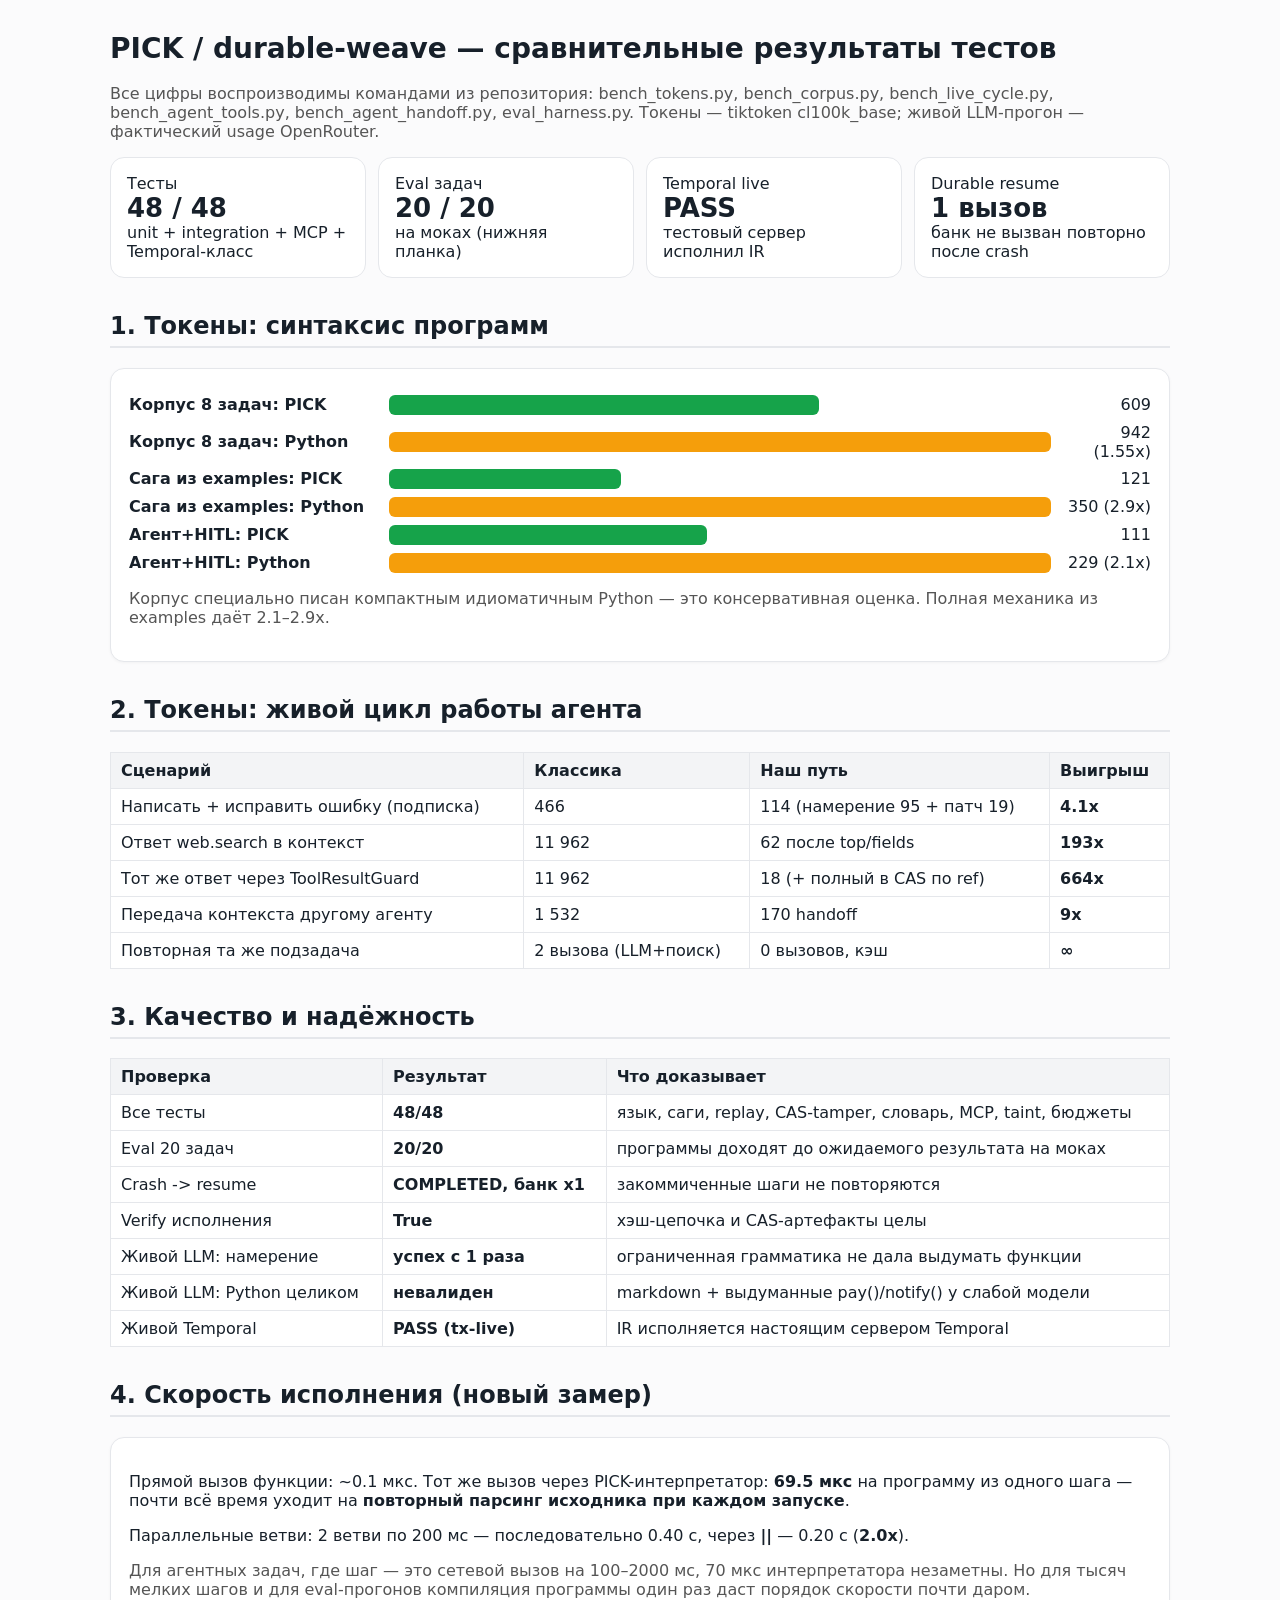
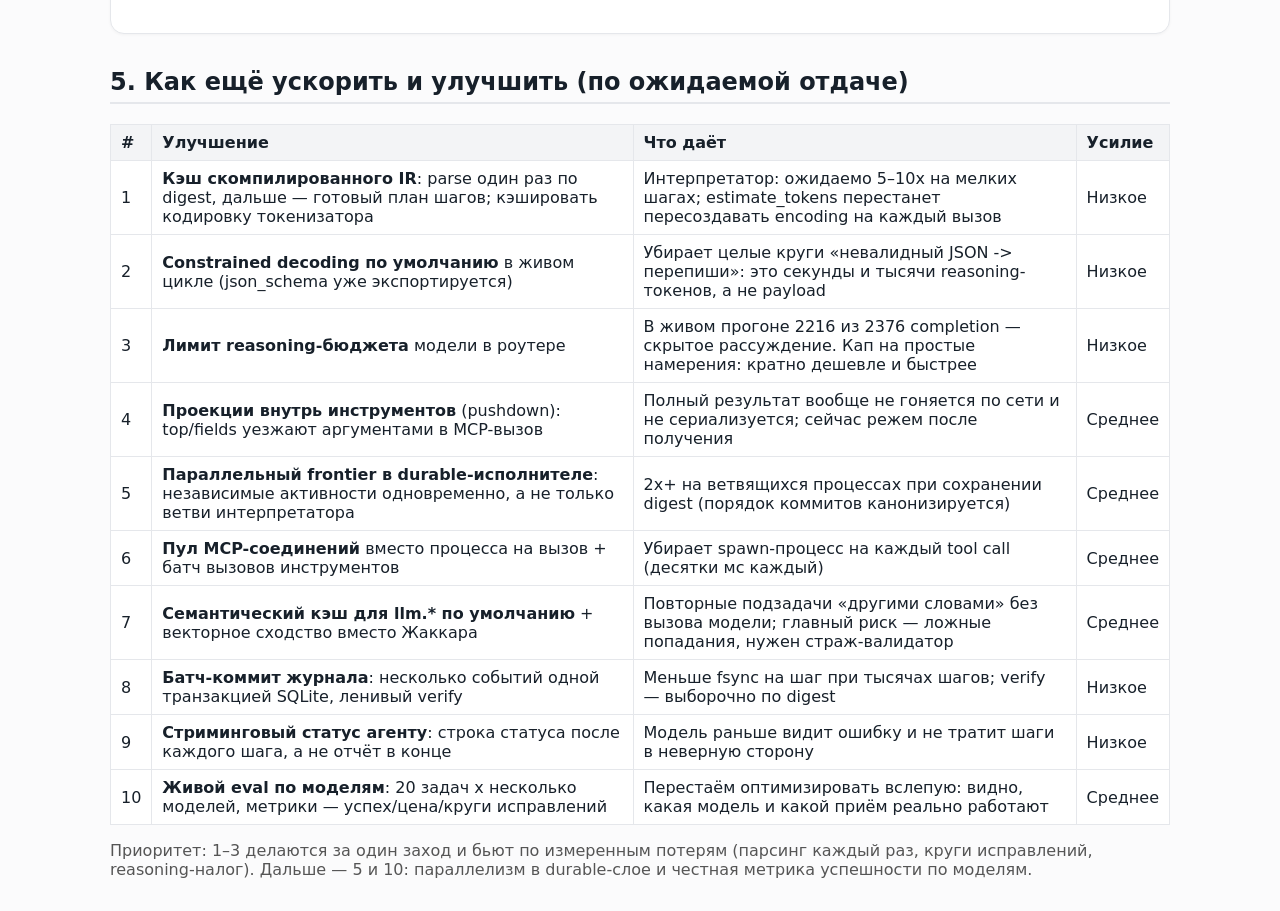
<file: docs/report.html>
<!doctype html>
<html lang="ru"><head><meta charset="utf-8">
<title>PICK / durable-weave — сравнительные результаты</title>
<style>
body{font-family:system-ui,-apple-system,Segoe UI,Roboto,sans-serif;margin:32px auto;max-width:1060px;padding:0 18px;color:#17202a;background:#fbfbfc}
h1{font-size:28px} h2{margin-top:34px;border-bottom:2px solid #e5e7eb;padding-bottom:6px}
.card{background:#fff;border:1px solid #e5e7eb;border-radius:14px;padding:18px;margin:14px 0;box-shadow:0 1px 3px rgba(0,0,0,.04)}
table{border-collapse:collapse;width:100%;background:#fff} th,td{border:1px solid #e5e7eb;padding:8px 10px;text-align:left} th{background:#f3f4f6}
.bar-row{display:grid;grid-template-columns:250px 1fr 90px;gap:10px;align-items:center;margin:8px 0}
.bar{height:20px;border-radius:6px;background:#2563eb}.bar.alt{background:#f59e0b}.bar.good{background:#16a34a}
.lab{font-weight:600}.val{font-variant-numeric:tabular-nums;text-align:right}
.note{color:#555}.big{font-size:22px;font-weight:700}
.grid{display:grid;grid-template-columns:repeat(auto-fit,minmax(210px,1fr));gap:12px}
.kpi{background:#fff;border:1px solid #e5e7eb;border-radius:14px;padding:16px}.kpi div{font-size:26px;font-weight:800}
</style></head><body>
<h1>PICK / durable-weave — сравнительные результаты тестов</h1>
<p class="note">Все цифры воспроизводимы командами из репозитория: bench_tokens.py, bench_corpus.py, bench_live_cycle.py, bench_agent_tools.py, bench_agent_handoff.py, eval_harness.py. Токены — tiktoken cl100k_base; живой LLM-прогон — фактический usage OpenRouter.</p>

<div class="grid">
<div class="kpi">Тесты<div>48 / 48</div><span>unit + integration + MCP + Temporal-класс</span></div>
<div class="kpi">Eval задач<div>20 / 20</div><span>на моках (нижняя планка)</span></div>
<div class="kpi">Temporal live<div>PASS</div><span>тестовый сервер исполнил IR</span></div>
<div class="kpi">Durable resume<div>1 вызов</div><span>банк не вызван повторно после crash</span></div>
</div>

<h2>1. Токены: синтаксис программ</h2>
<div class="card">
<div class="bar-row"><span class="lab">Корпус 8 задач: PICK</span><div><div class="bar good" style="width:65%"></div></div><span class="val">609</span></div>
<div class="bar-row"><span class="lab">Корпус 8 задач: Python</span><div><div class="bar alt" style="width:100%"></div></div><span class="val">942 (1.55x)</span></div>
<div class="bar-row"><span class="lab">Сага из examples: PICK</span><div><div class="bar good" style="width:35%"></div></div><span class="val">121</span></div>
<div class="bar-row"><span class="lab">Сага из examples: Python</span><div><div class="bar alt" style="width:100%"></div></div><span class="val">350 (2.9x)</span></div>
<div class="bar-row"><span class="lab">Агент+HITL: PICK</span><div><div class="bar good" style="width:48%"></div></div><span class="val">111</span></div>
<div class="bar-row"><span class="lab">Агент+HITL: Python</span><div><div class="bar alt" style="width:100%"></div></div><span class="val">229 (2.1x)</span></div>
<p class="note">Корпус специально писан компактным идиоматичным Python — это консервативная оценка. Полная механика из examples даёт 2.1–2.9x.</p>
</div>

<h2>2. Токены: живой цикл работы агента</h2>
<table><tr><th>Сценарий</th><th>Классика</th><th>Наш путь</th><th>Выигрыш</th></tr>
<tr><td>Написать + исправить ошибку (подписка)</td><td>466</td><td>114 (намерение 95 + патч 19)</td><td><b>4.1x</b></td></tr>
<tr><td>Ответ web.search в контекст</td><td>11 962</td><td>62 после top/fields</td><td><b>193x</b></td></tr>
<tr><td>Тот же ответ через ToolResultGuard</td><td>11 962</td><td>18 (+ полный в CAS по ref)</td><td><b>664x</b></td></tr>
<tr><td>Передача контекста другому агенту</td><td>1 532</td><td>170 handoff</td><td><b>9x</b></td></tr>
<tr><td>Повторная та же подзадача</td><td>2 вызова (LLM+поиск)</td><td>0 вызовов, кэш</td><td><b>∞</b></td></tr>
</table>

<h2>3. Качество и надёжность</h2>
<table><tr><th>Проверка</th><th>Результат</th><th>Что доказывает</th></tr>
<tr><td>Все тесты</td><td><b>48/48</b></td><td>язык, саги, replay, CAS-tamper, словарь, MCP, taint, бюджеты</td></tr>
<tr><td>Eval 20 задач</td><td><b>20/20</b></td><td>программы доходят до ожидаемого результата на моках</td></tr>
<tr><td>Crash -> resume</td><td><b>COMPLETED, банк x1</b></td><td>закоммиченные шаги не повторяются</td></tr>
<tr><td>Verify исполнения</td><td><b>True</b></td><td>хэш-цепочка и CAS-артефакты целы</td></tr>
<tr><td>Живой LLM: намерение</td><td><b>успех с 1 раза</b></td><td>ограниченная грамматика не дала выдумать функции</td></tr>
<tr><td>Живой LLM: Python целиком</td><td><b>невалиден</b></td><td>markdown + выдуманные pay()/notify() у слабой модели</td></tr>
<tr><td>Живой Temporal</td><td><b>PASS (tx-live)</b></td><td>IR исполняется настоящим сервером Temporal</td></tr>
</table>

<h2>4. Скорость исполнения (новый замер)</h2>
<div class="card">
<p>Прямой вызов функции: ~0.1 мкс. Тот же вызов через PICK-интерпретатор: <b>69.5 мкс</b> на программу из одного шага — почти всё время уходит на <b>повторный парсинг исходника при каждом запуске</b>.</p>
<p>Параллельные ветви: 2 ветви по 200 мс — последовательно 0.40 с, через <b>||</b> — 0.20 с (<b>2.0x</b>).</p>
<p class="note">Для агентных задач, где шаг — это сетевой вызов на 100–2000 мс, 70 мкс интерпретатора незаметны. Но для тысяч мелких шагов и для eval-прогонов компиляция программы один раз даст порядок скорости почти даром.</p>
</div>

<h2>5. Как ещё ускорить и улучшить (по ожидаемой отдаче)</h2>
<table><tr><th>#</th><th>Улучшение</th><th>Что даёт</th><th>Усилие</th></tr>
<tr><td>1</td><td><b>Кэш скомпилированного IR</b>: parse один раз по digest, дальше — готовый план шагов; кэшировать кодировку токенизатора</td><td>Интерпретатор: ожидаемо 5–10x на мелких шагах; estimate_tokens перестанет пересоздавать encoding на каждый вызов</td><td>Низкое</td></tr>
<tr><td>2</td><td><b>Constrained decoding по умолчанию</b> в живом цикле (json_schema уже экспортируется)</td><td>Убирает целые круги «невалидный JSON -> перепиши»: это секунды и тысячи reasoning-токенов, а не payload</td><td>Низкое</td></tr>
<tr><td>3</td><td><b>Лимит reasoning-бюджета</b> модели в роутере</td><td>В живом прогоне 2216 из 2376 completion — скрытое рассуждение. Кап на простые намерения: кратно дешевле и быстрее</td><td>Низкое</td></tr>
<tr><td>4</td><td><b>Проекции внутрь инструментов</b> (pushdown): top/fields уезжают аргументами в MCP-вызов</td><td>Полный результат вообще не гоняется по сети и не сериализуется; сейчас режем после получения</td><td>Среднее</td></tr>
<tr><td>5</td><td><b>Параллельный frontier в durable-исполнителе</b>: независимые активности одновременно, а не только ветви интерпретатора</td><td>2x+ на ветвящихся процессах при сохранении digest (порядок коммитов канонизируется)</td><td>Среднее</td></tr>
<tr><td>6</td><td><b>Пул MCP-соединений</b> вместо процесса на вызов + батч вызовов инструментов</td><td>Убирает spawn-процесс на каждый tool call (десятки мс каждый)</td><td>Среднее</td></tr>
<tr><td>7</td><td><b>Семантический кэш для llm.* по умолчанию</b> + векторное сходство вместо Жаккара</td><td>Повторные подзадачи «другими словами» без вызова модели; главный риск — ложные попадания, нужен страж-валидатор</td><td>Среднее</td></tr>
<tr><td>8</td><td><b>Батч-коммит журнала</b>: несколько событий одной транзакцией SQLite, ленивый verify</td><td>Меньше fsync на шаг при тысячах шагов; verify — выборочно по digest</td><td>Низкое</td></tr>
<tr><td>9</td><td><b>Стриминговый статус агенту</b>: строка статуса после каждого шага, а не отчёт в конце</td><td>Модель раньше видит ошибку и не тратит шаги в неверную сторону</td><td>Низкое</td></tr>
<tr><td>10</td><td><b>Живой eval по моделям</b>: 20 задач x несколько моделей, метрики — успех/цена/круги исправлений</td><td>Перестаём оптимизировать вслепую: видно, какая модель и какой приём реально работают</td><td>Среднее</td></tr>
</table>
<p class="note">Приоритет: 1–3 делаются за один заход и бьют по измеренным потерям (парсинг каждый раз, круги исправлений, reasoning-налог). Дальше — 5 и 10: параллелизм в durable-слое и честная метрика успешности по моделям.</p>
</body></html>
</file>
